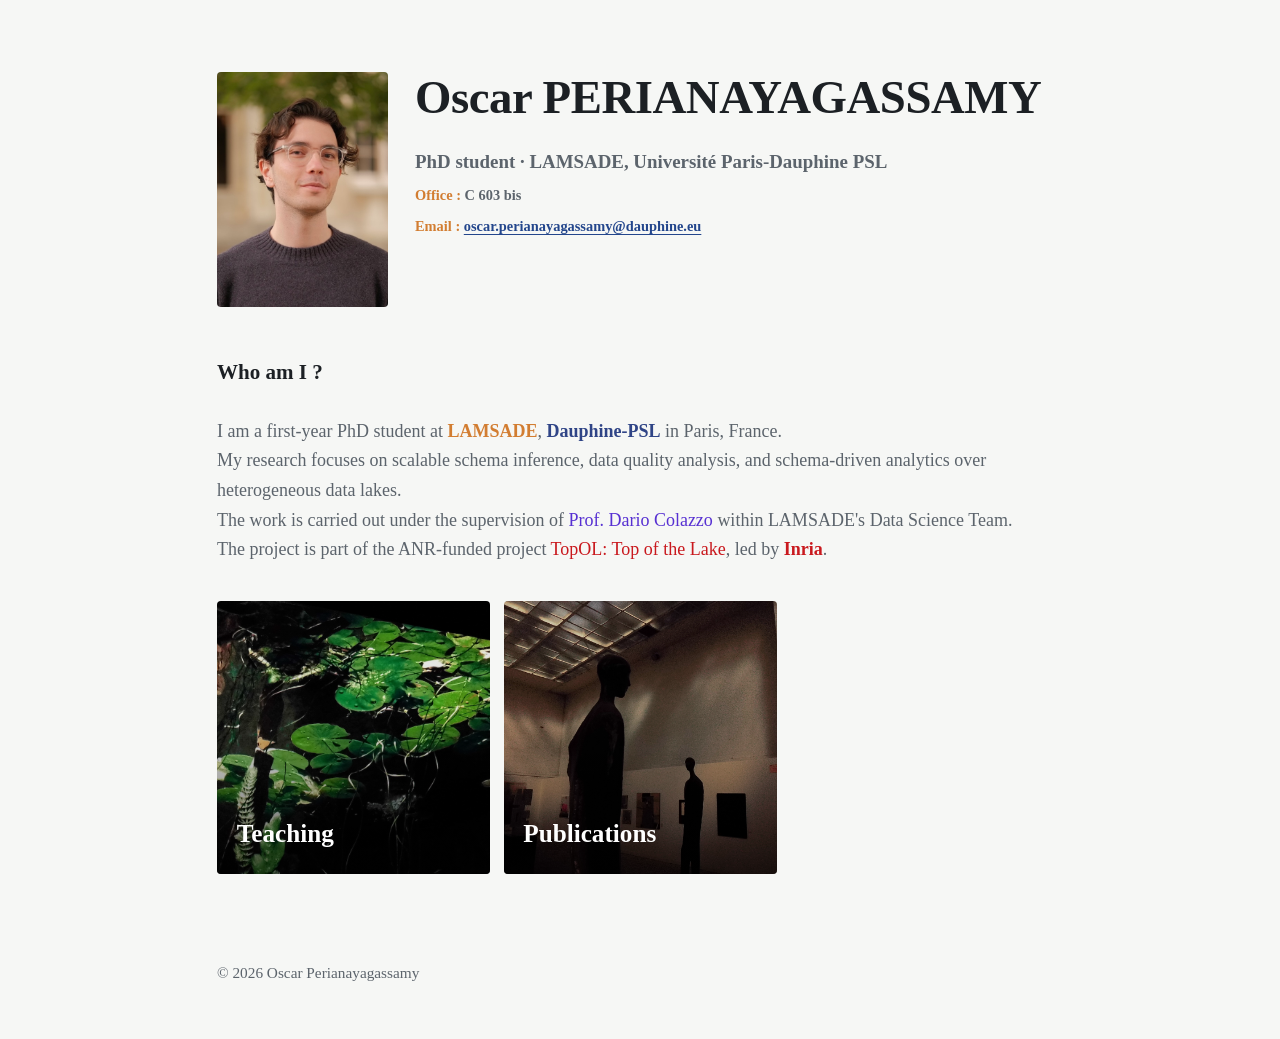
<file: index.html>
<!DOCTYPE html>
<html lang="fr">
<head>
  <meta charset="utf-8">
  <meta name="viewport" content="width=device-width, initial-scale=1">
  <title>Homepage of Oscar PERIANAYAGASSAMY</title>
  <meta name="description" content="Oscar PERIANAYAGASSAMY, CS PhD student at Dauphine-PSL.">
  <link rel="stylesheet" href="css/style.css">
</head>
<body class="bandeaux">
  
  <div class="page page-large">

    <header>
      <div class="entete">
  <img class="photo" src="assets/grille-homepage/photo-perso.jpg" alt="Portrait de Oscar Perianayagassamy" width="120" height="180">
  <div class="entete-texte">
    <h1>Oscar PERIANAYAGASSAMY</h1>
    <h2 class="role">PhD student · LAMSADE, Université Paris-Dauphine PSL</h2>
    <h3 class="info"><span style="color: rgb(210, 125, 49);">Office :</span> C 603 bis</h3>
    <h3 class="info"><span style="color: rgb(210, 125, 49);">Email :</span> <a href="mailto:oscar.perianayagassamy@dauphine.eu">oscar.perianayagassamy@dauphine.eu</a></h3>
  </div>
</div>
      <h3>Who am I ?</h3>
      <p class="sous-titre">
        I am a first-year PhD student at <b><a href="https://www.lamsade.dauphine.fr/" target="_blank" style="color: rgb(210, 125, 49); text-decoration: none;">LAMSADE</a></b>, 
        <b><a href="https://dauphine.psl.eu/" target="_blank" style="color: rgb(47, 68, 134); text-decoration: none;">Dauphine-PSL</a></b> in Paris, France. 
        <br>
        My research focuses on scalable schema inference, data quality analysis, and schema-driven analytics over heterogeneous data lakes.
        <br>
        The work is carried out under the supervision of <a href="https://www.lamsade.dauphine.fr/~colazzo/" target="_blank" style="color: rgb(87, 49, 210); text-decoration: none;">Prof. Dario Colazzo</a> within LAMSADE's Data Science Team. 
        <br>
        The project is 
        part of the ANR-funded project <span style="color: rgb(201, 25, 30)">TopOL: Top of the Lake</span>, led by <b><a href="https://www.inria.fr/en" target="_blank" style="color: rgb(201, 25, 30); text-decoration: none;">Inria</a></b>.
        </p>
    </header>
</body>

    <!--<main> -->
        <ul class="grille">
        <li><a class="tuile" href="teaching.html" style="background-image: url('assets/grille-homepage/research.JPG'); --teinte: #23468c;"><span>Teaching</span></a></li>
        <li><a class="tuile" href="publications.html" style="background-image: url('assets/grille-homepage/DSCF0052.JPG'); --teinte: #6b3a5e;"><span>Publications</span></a></li> 
        <!-- <li><a class="tuile" href="cv.html" style="background-image: url('assets/grille-homepage/cv.JPG'); --teinte: #2f6b57;"><span>CV</span></a></li> -->
        <!-- <li><a class="tuile" href="contact.html" style="background-image: url('assets/grille-homepage/contact.JPG'); --teinte: #8a5a2b;"><span>Contact</span></a></li> -->
        <!-- <li><a class="tuile" href="miscellaneous.html" style="background-image: url('assets/grille-homepage/miscellaneous.JPG'); --teinte: #2b8a67;"><span>Miscellaneous...</span></a></li> -->
        <!-- </ul> -->
    </main>
    <br>
    <footer>© 2026 Oscar Perianayagassamy</footer>
  </div>
  <script src="js/pluie.js" defer></script>
</body>
</html>
</file>
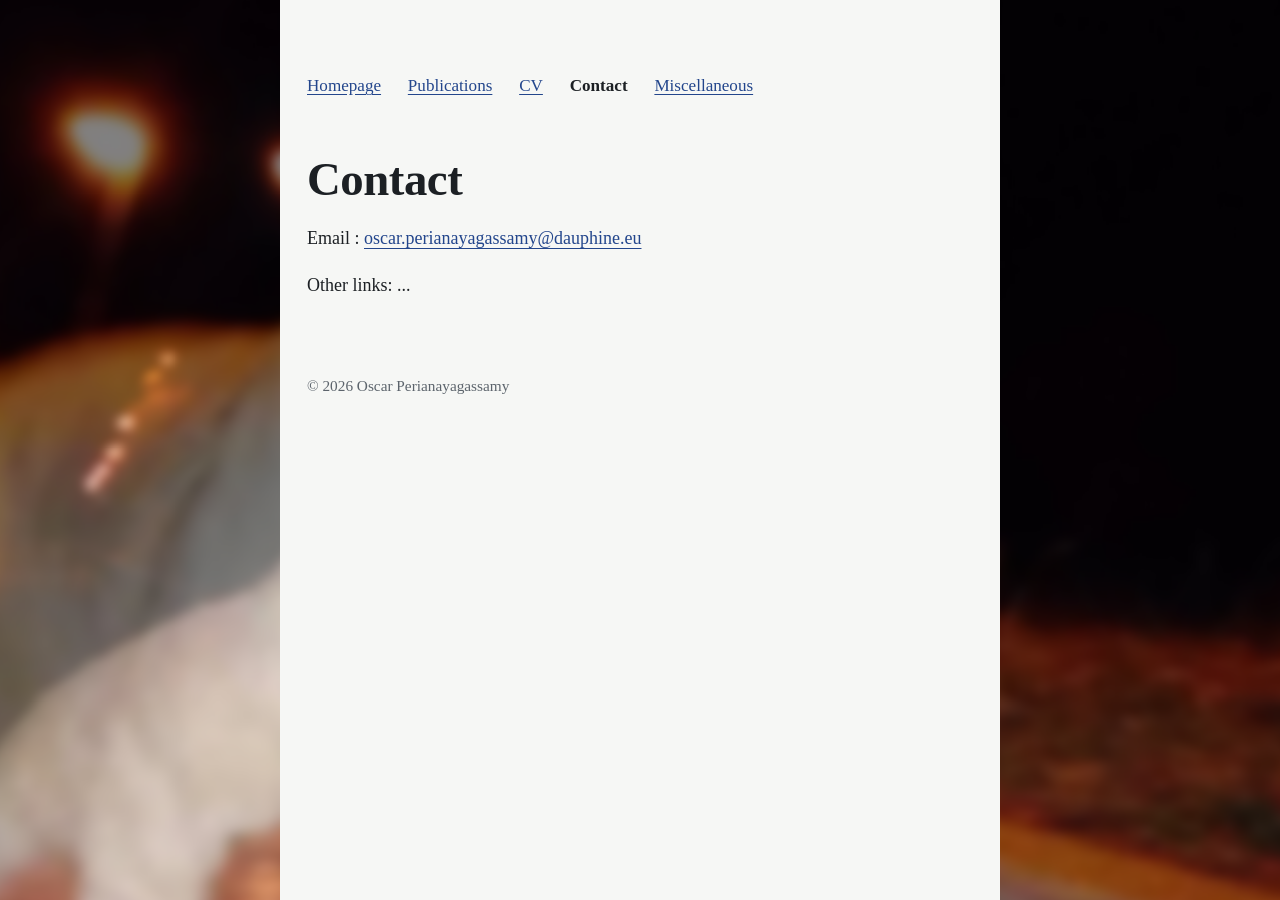
<file: contact.html>
<!DOCTYPE html>
<html lang="fr">
<head>
  <meta charset="utf-8">
  <meta name="viewport" content="width=device-width, initial-scale=1">
  <title>Contact</title>
  <meta name="description" content="Coordonnées et liens.">
  <link rel="icon" href="assets/icone/icon.png" type="image/png">
  <link rel="stylesheet" href="css/style.css">
</head>
<body class="bandeaux">
  <div class="fond" aria-hidden="true" style="background-image: url('assets/grille-homepage/contact.JPG'); --teinte: #8a5a2b;"></div>
  <div class="page">
    <nav class="nav-haut" aria-label="Navigation principale">
      <a href="index.html">Homepage</a>
      <!--<a href="research.html">Research</a>-->
      <a href="publications.html">Publications</a>
      <a href="cv.html">CV</a>
      <a href="contact.html" aria-current="page">Contact</a>
      <a href="miscellaneous.html">Miscellaneous</a>
    </nav>
    <main>
      <h1>Contact</h1>
      <p>Email : <a href="mailto:oscar.perianayagassamy@dauphine.eu">oscar.perianayagassamy@dauphine.eu</a></p>
      <p>Other links: ...</p>
    </main>
    <footer>© 2026 Oscar Perianayagassamy</footer>
  </div>
</body>
</html>
</file>
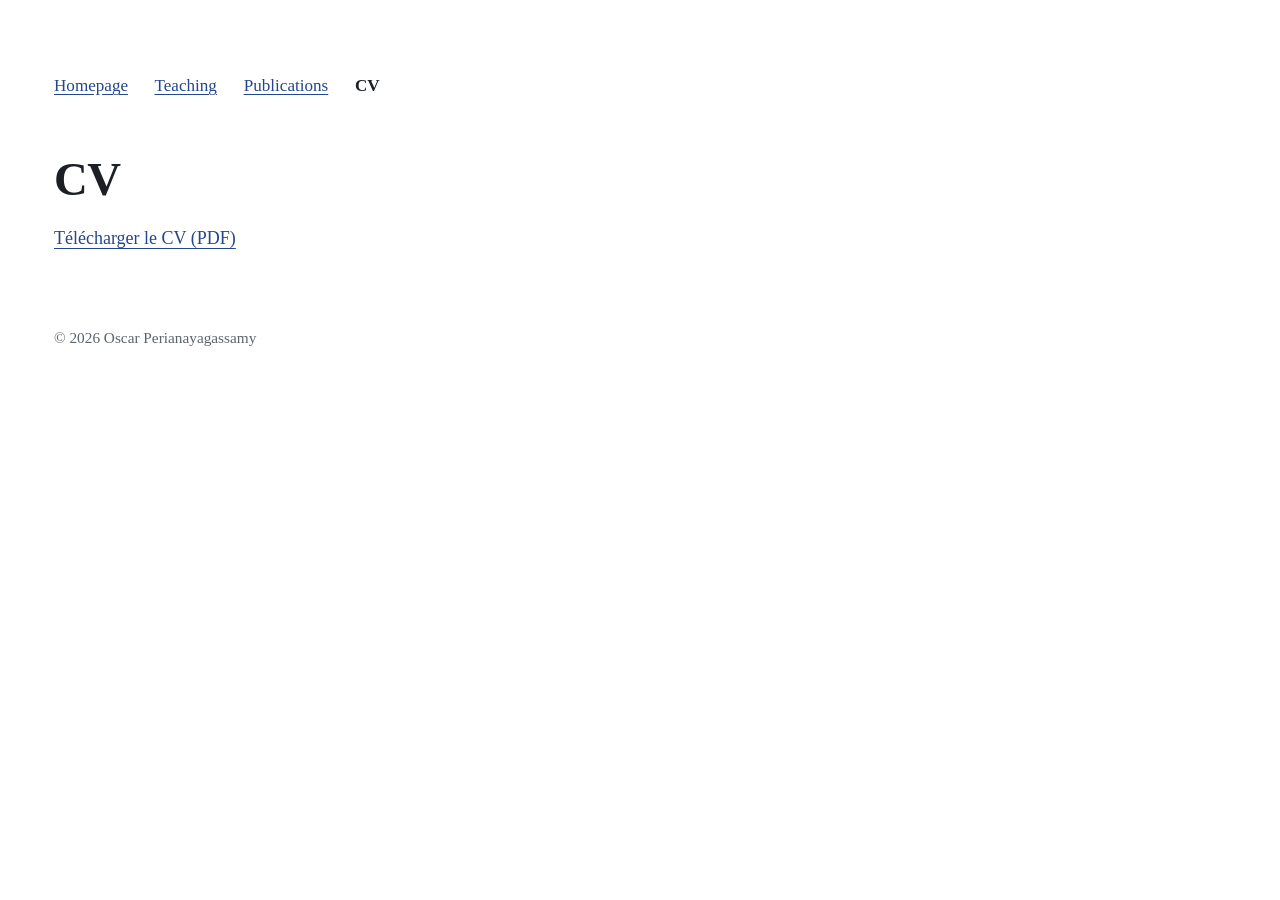
<file: cv.html>
<!DOCTYPE html>
<html lang="fr">
<head>
  <meta charset="utf-8">
  <meta name="viewport" content="width=device-width, initial-scale=1">
  <title>CV</title>
  <meta name="description" content="Parcours académique et professionnel.">
  <link rel="icon" href="assets/icone/icon.png" type="image/png">
  <link rel="stylesheet" href="css/style.css">
</head>
<body class="sobre">
  <div class="page">
    <nav class="nav-haut" aria-label="Navigation principale">
      <a href="index.html">Homepage</a>
      <a href="teaching.html">Teaching</a>
      <a href="publications.html">Publications</a>
      <a href="cv.html" aria-current="page">CV</a>
      <!--<a href="contact.html">Contact</a>-->
      <!--<a href="miscellaneous.html">Miscellaneous</a>-->
    </nav>
    <main>
      <h1>CV</h1>
      <p><a href="assets/cv.pdf">Télécharger le CV (PDF)</a></p>
    </main>
    <footer>© 2026 Oscar Perianayagassamy</footer>
  </div>
</body>
</html>
</file>
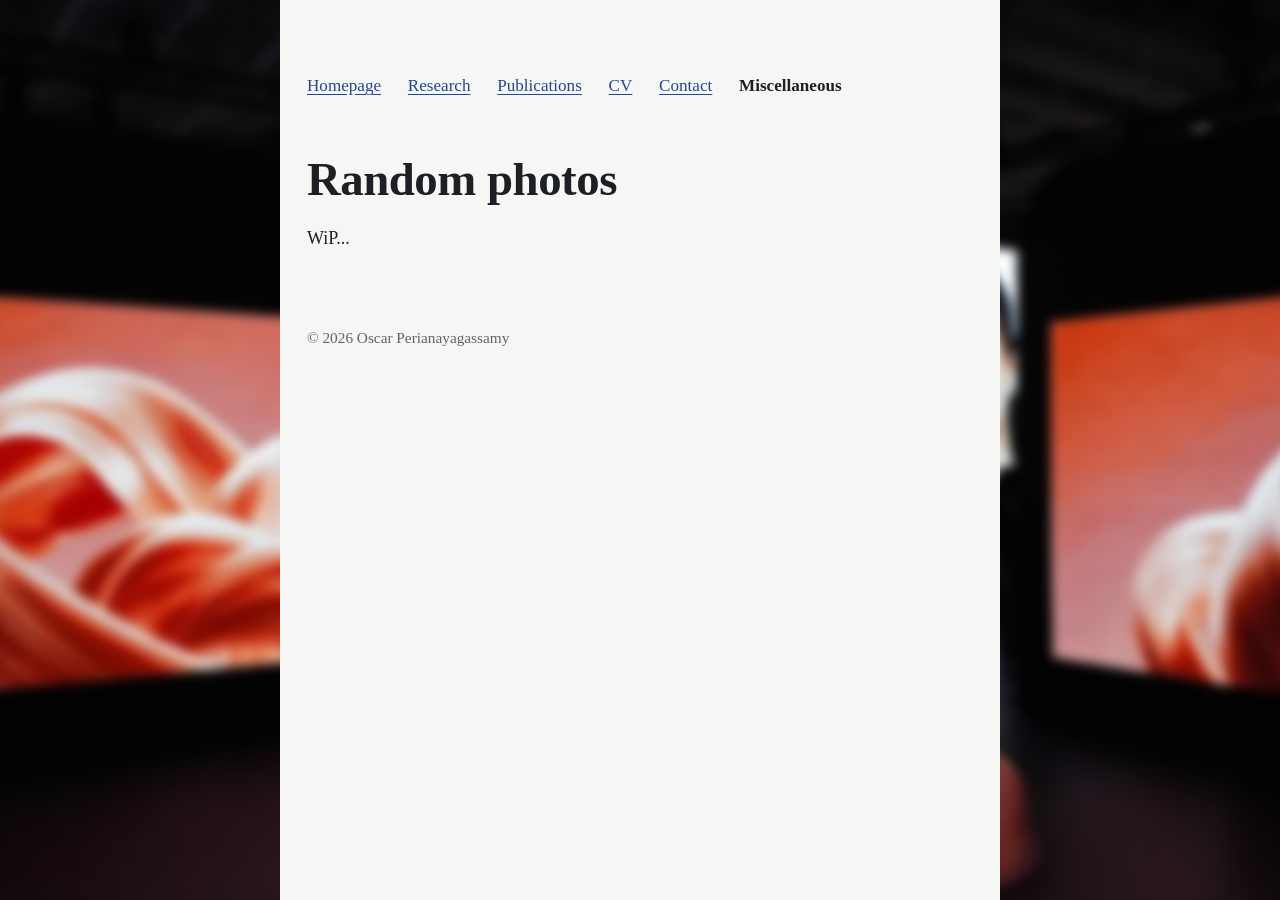
<file: miscellaneous.html>
<!DOCTYPE html>
<html lang="fr">
<head>
  <meta charset="utf-8">
  <meta name="viewport" content="width=device-width, initial-scale=1">
  <title>Publications</title>
  <meta name="description" content="random stuff.">
  <link rel="icon" href="assets/icone/icon.png" type="image/png">
  <link rel="stylesheet" href="css/style.css">
</head>
<body class="bandeaux">
  <div class="fond" aria-hidden="true" style="background-image: url('assets/grille-homepage/miscellaneous.JPG'); --teinte: #8a5a2b;"></div>
  <div class="page">
    <nav class="nav-haut" aria-label="Navigation principale">
      <a href="index.html">Homepage</a>
      <a href="research.html">Research</a>
      <a href="publications.html">Publications</a>
      <a href="cv.html">CV</a>
      <a href="contact.html">Contact</a>
      <a href="miscellaneous.html" aria-current="page">Miscellaneous</a>
    </nav>
    <main>
      <h1>Random photos</h1>
      <p>WiP...</p>
    </main>
    <footer>© 2026 Oscar Perianayagassamy</footer>
  </div>
</body>
</html>
</file>
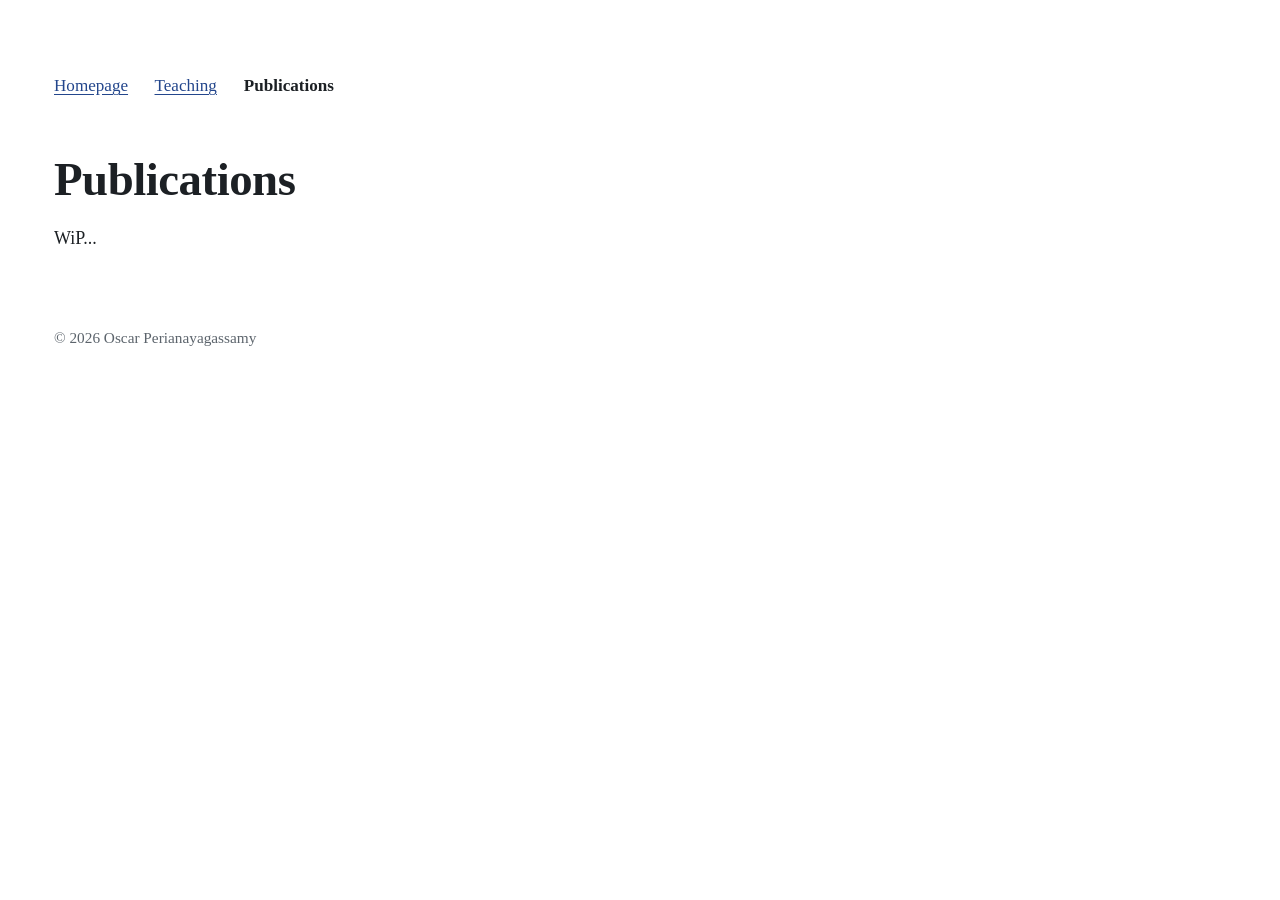
<file: publications.html>
<!DOCTYPE html>
<html lang="fr">
<head>
  <meta charset="utf-8">
  <meta name="viewport" content="width=device-width, initial-scale=1">
  <title>Homepage of Oscar PERIANAYAGASSAMY</title>
  <meta name="description" content="Articles, communications et posters.">
  <link rel="stylesheet" href="css/style.css">
</head>
<body class="sobre">
  <div class="page">
    <nav class="nav-haut" aria-label="Navigation principale">
      <a href="index.html">Homepage</a>
      <a href="teaching.html">Teaching</a>
      <a href="publications.html" aria-current="page">Publications</a>
      <!--<a href="cv.html">CV</a>-->
      <!--<a href="contact.html">Contact</a>-->
      <!--<a href="miscellaneous.html">Miscellaneous</a>-->
    </nav>
    <main>
      <h1>Publications</h1>
      <p>WiP...</p>
    </main>
    <footer>© 2026 Oscar Perianayagassamy</footer>
  </div>
</body>
</html>
</file>
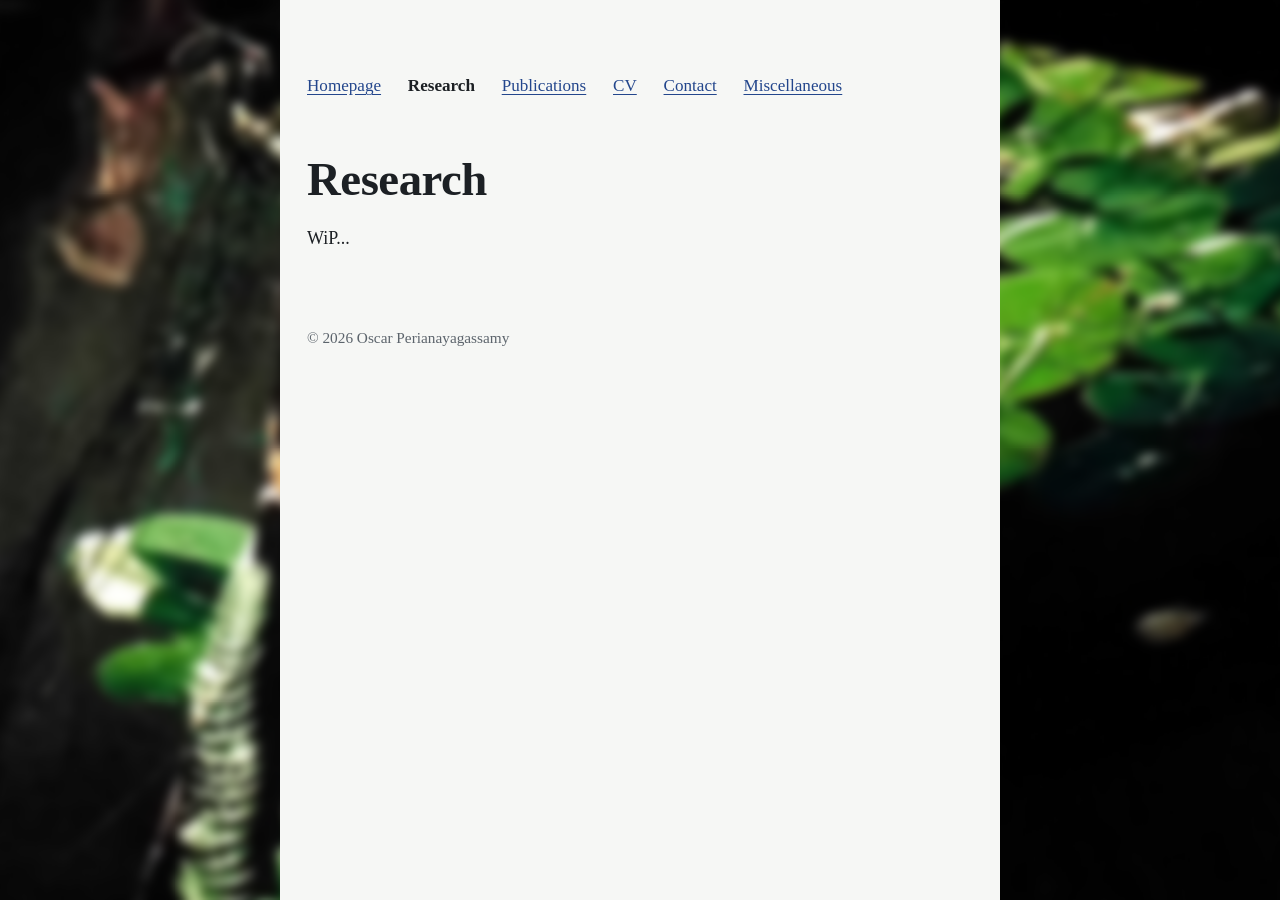
<file: research.html>
<!DOCTYPE html>
<html lang="fr">
<head>
  <meta charset="utf-8">
  <meta name="viewport" content="width=device-width, initial-scale=1">
  <title>Recherche</title>
  <meta name="description" content="Thesis' subject and research themes.">
  <link rel="icon" href="assets/icone/icon.png" type="image/png">
  <link rel="stylesheet" href="css/style.css">
</head>
<body class="bandeaux">
    <div class="fond" aria-hidden="true" style="background-image: url('assets/grille-homepage/research.JPG'); --teinte: #23468c;"></div>
  <div class="page">
    <nav class="nav-haut" aria-label="Navigation principale">
      <a href="index.html">Homepage</a>
      <a href="research.html" aria-current="page">Research</a>
      <a href="publications.html">Publications</a>
      <a href="cv.html">CV</a>
      <a href="contact.html">Contact</a>
      <a href="miscellaneous.html">Miscellaneous</a>
    </nav>
    <main>
      <h1>Research</h1>
      <p>WiP...</p>
    </main>
    <footer>© 2026 Oscar Perianayagassamy</footer>
  </div>
</body>
</html>
</file>
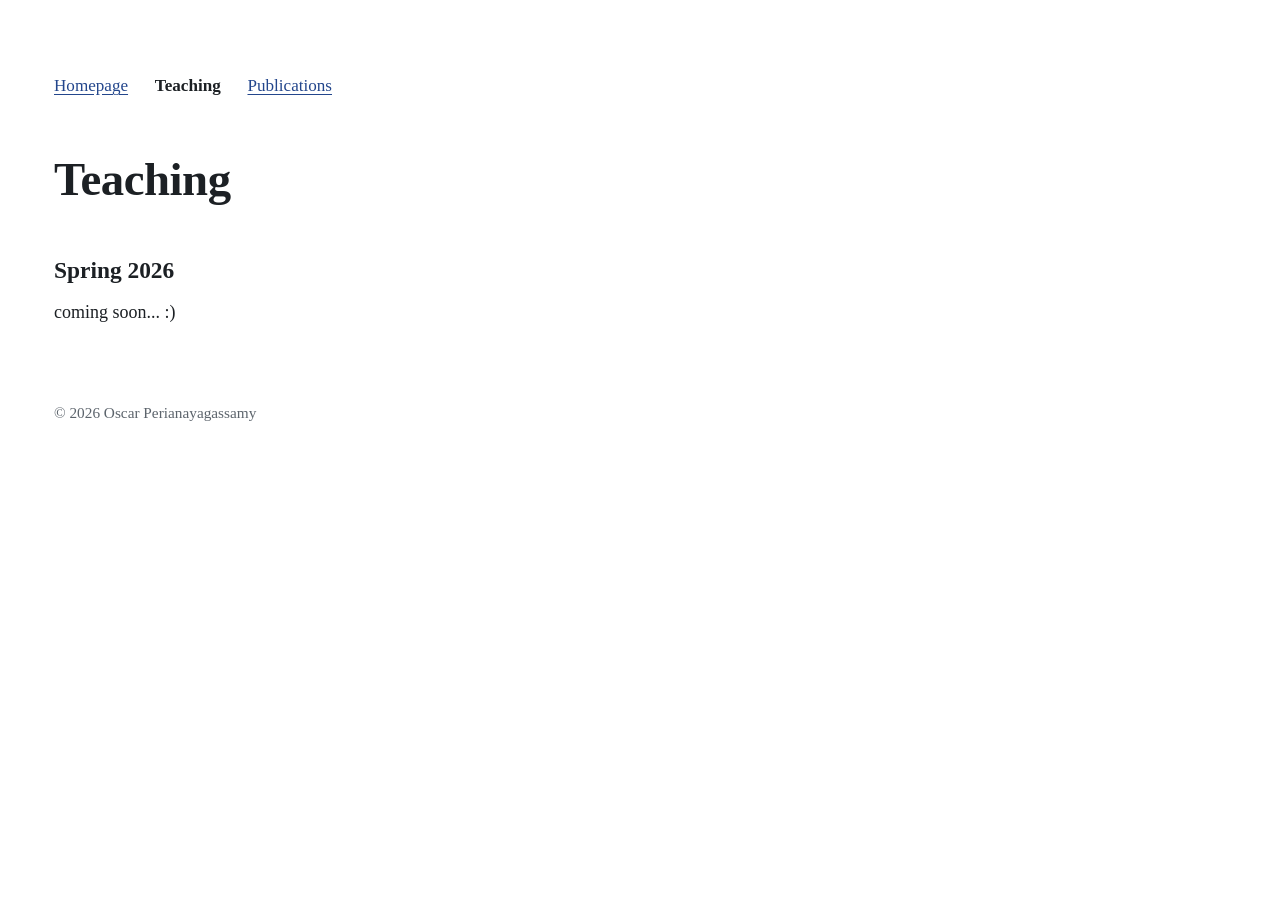
<file: teaching.html>
<!DOCTYPE html>
<html lang="fr">
<head>
  <meta charset="utf-8">
  <meta name="viewport" content="width=device-width, initial-scale=1">
  <title>Homepage of Oscar PERIANAYAGASSAMY</title>
  <link rel="stylesheet" href="css/style.css">
</head>
<body class="sobre">
  <div class="page">
    <nav class="nav-haut" aria-label="Navigation principale">
      <a href="index.html">Homepage</a>
      <a href="teaching.html" aria-current="page">Teaching</a>
      <a href="publications.html">Publications</a>
      <!--<a href="cv.html">CV</a>-->
      <!--<a href="contact.html">Contact</a>-->
      <!--<a href="miscellaneous.html">Miscellaneous</a>-->
    </nav>
    <main>
      <h1>Teaching</h1>
      <h2>Spring 2026</h2>
      coming soon... :)
    </main>
    <footer>© 2026 Oscar Perianayagassamy</footer>
  </div>
</body>
</html>
</file>
<file: css/style.css>
:root {
  --fond: #f6f7f5;
  --texte: #1c2024;
  --discret: #5c646c;
  --accent: #23468c;
  --trait: #d5d9dc;
  --police: "Iowan Old Style", "Palatino Linotype", Palatino, Georgia, serif;
}
@media (prefers-color-scheme: dark) {
  :root {
    --fond: #16191c;
    --texte: #e8eaec;
    --discret: #9aa3ab;
    --accent: #8fb0f0;
    --trait: #2d3338;
  }
}
* { box-sizing: border-box; }
html { font-size: 112.5%; }
body {
  margin: 0;
  background: var(--fond);
  color: var(--texte);
  font-family: var(--police);
  line-height: 1.65;
}
.page { max-width: 40rem; margin: 0 auto; padding: 4rem 1.5rem 3rem; }
a { color: var(--accent); text-underline-offset: 0.2em; }
a:focus-visible { outline: 2px solid var(--accent); outline-offset: 3px; }
h1 { font-size: 2.6rem; line-height: 1.1; font-weight: 600; letter-spacing: -0.01em; margin: 0 0 0.5rem; }
h2 { font-size: 1.3rem; margin: 2.5rem 0 0.5rem; }
.sous-titre { color: var(--discret); margin: 0 0 3rem; }
.menu { list-style: none; padding: 0; margin: 0; border-top: 1px solid var(--trait); }
.menu li { border-bottom: 1px solid var(--trait); }
.menu a { display: block; padding: 1rem 0; text-decoration: none; }
.menu strong { display: block; font-size: 1.15rem; color: var(--accent); }
.menu span { color: var(--discret); font-size: 0.95rem; }
.menu a:hover strong { text-decoration: underline; }
.nav-haut { margin-bottom: 3rem; font-size: 0.95rem; }
.nav-haut a { margin-right: 1.25rem; }
.nav-haut a[aria-current="page"] { color: var(--texte); text-decoration: none; font-weight: 600; }
footer { margin-top: 4rem; color: var(--discret); font-size: 0.85rem; }

/* Grille de tuiles de l'accueil */
.page-large { max-width: 50rem; }
.grille {
  list-style: none;
  padding: 0;
  margin: 0 auto;
  display: grid;
  grid-template-columns: repeat(3, minmax(0, 1fr));
  gap: 0.75rem;
  
}
.tuile {
  position: relative;
  display: flex;
  align-items: flex-end;
  aspect-ratio: 1 / 1;
  padding: 1.1rem;
  overflow: hidden;
  color: #fff;
  text-decoration: none;
  background-color: var(--teinte);
  background-size: cover;
  background-position: center;
  border-radius: 4px;
}
/* Voile sombre pour garder le texte lisible sur n'importe quelle image */
.tuile::before {
  content: "";
  position: absolute;
  inset: 0;
  background: linear-gradient(to top, rgba(0, 0, 0, 0.65), rgba(0, 0, 0, 0.1) 60%);
  transition: background 0.2s;
}
.tuile:hover::before,
.tuile:focus-visible::before {
  background: linear-gradient(to top, rgba(0, 0, 0, 0.8), rgba(0, 0, 0, 0.3) 70%);
}
.tuile:focus-visible { outline: 3px solid var(--accent); outline-offset: 3px; }
.tuile span { position: relative; font-size: 1.4rem; font-weight: 600; }
@media (max-width: 36rem) {
  .grille { grid-template-columns: 1fr; }
  /* Toute la page suit la largeur de l'écran : 4 % de la largeur, entre 13 px et 18 px */
  html { font-size: clamp(13px, 4vw, 18px); }
}

/* Photo de l'accueil */
.photo {
  display: block;
  width: 9.5rem;
  height: auto;
  aspect-ratio: 142 / 195;
  object-fit: cover;
  object-position: center 20%;
  border-radius: 4px;
  margin: 0 0 1.5rem;
}

/* Bandeaux latéraux flous des pages intérieures */
.fond {
  position: fixed;
  inset: 0;
  z-index: 0;
  background-color: var(--teinte);
  background-size: cover;
  background-position: center;
  filter: blur(5px);
  transform: scale(1.1); /* évite les bords clairs dus au flou */
}
.bandeaux .page {
  position: relative;
  z-index: 1;
  min-height: 100vh;
  background: var(--fond);
}


/* En-tête de l'accueil : nom au-dessus, puis texte à gauche et photo à droite */
header h1 { margin-bottom: 1.25rem; }
/* Empêche le texte de l'en-tête de déborder hors de l'écran sur téléphone */
.entete-texte { flex: 1; min-width: 0; }
.entete .photo { flex-shrink: 0; }
header h1, header .info { overflow-wrap: anywhere; }
.entete {
  display: flex;
  align-items: flex-start;
  justify-content: space-between;
  gap: 1.5rem;
}
.role { margin: 0.4rem 0 0; color: var(--discret); font-size: 1.05rem; }
.info { margin: 0.4rem 0 0; color: var(--discret); font-size: 0.80rem; }
.entete .sous-titre { flex: 1; min-width: 0; margin: 0 0 2rem; }
header .sous-titre { margin: 1.5rem 0 2rem; }
header + main { margin-top: 1rem; }


/* Bandes latérales animées de l'accueil : les 4 images se fondent l'une dans l'autre */
.fond-anime div {
  position: absolute;
  inset: 0;
  background-size: cover;
  background-position: center;
  opacity: 0;
  animation: fondu 32s linear infinite;
}
@keyframes fondu {
  0%   { opacity: 0; }
  6%   { opacity: 1; }
  25%  { opacity: 1; }
  31%  { opacity: 0; }
  100% { opacity: 0; }
}
@media (prefers-reduced-motion: reduce) {
  .fond-anime div { animation: none; }
  .fond-anime div:first-child { opacity: 1; }
}
 

/* Pluie sur les bandes latérales (dessinée par js/pluie.js) */
.pluie {
  position: fixed;
  inset: 0;
  width: 100%;
  height: 100%;
  z-index: 0;
  pointer-events: none;
}

/* Pages annexes : fond blanc, contenu aligné à gauche */
.sobre { background: #fff; }
.sobre .page { margin: 0; max-width: 46rem; padding-left: 3rem; padding-right: 3rem; }
@media (prefers-color-scheme: dark) {
  .sobre { background: var(--fond); }
}
@media (max-width: 36rem) {
  .sobre .page { padding-left: 1.5rem; padding-right: 1.5rem; }
}
</file>
